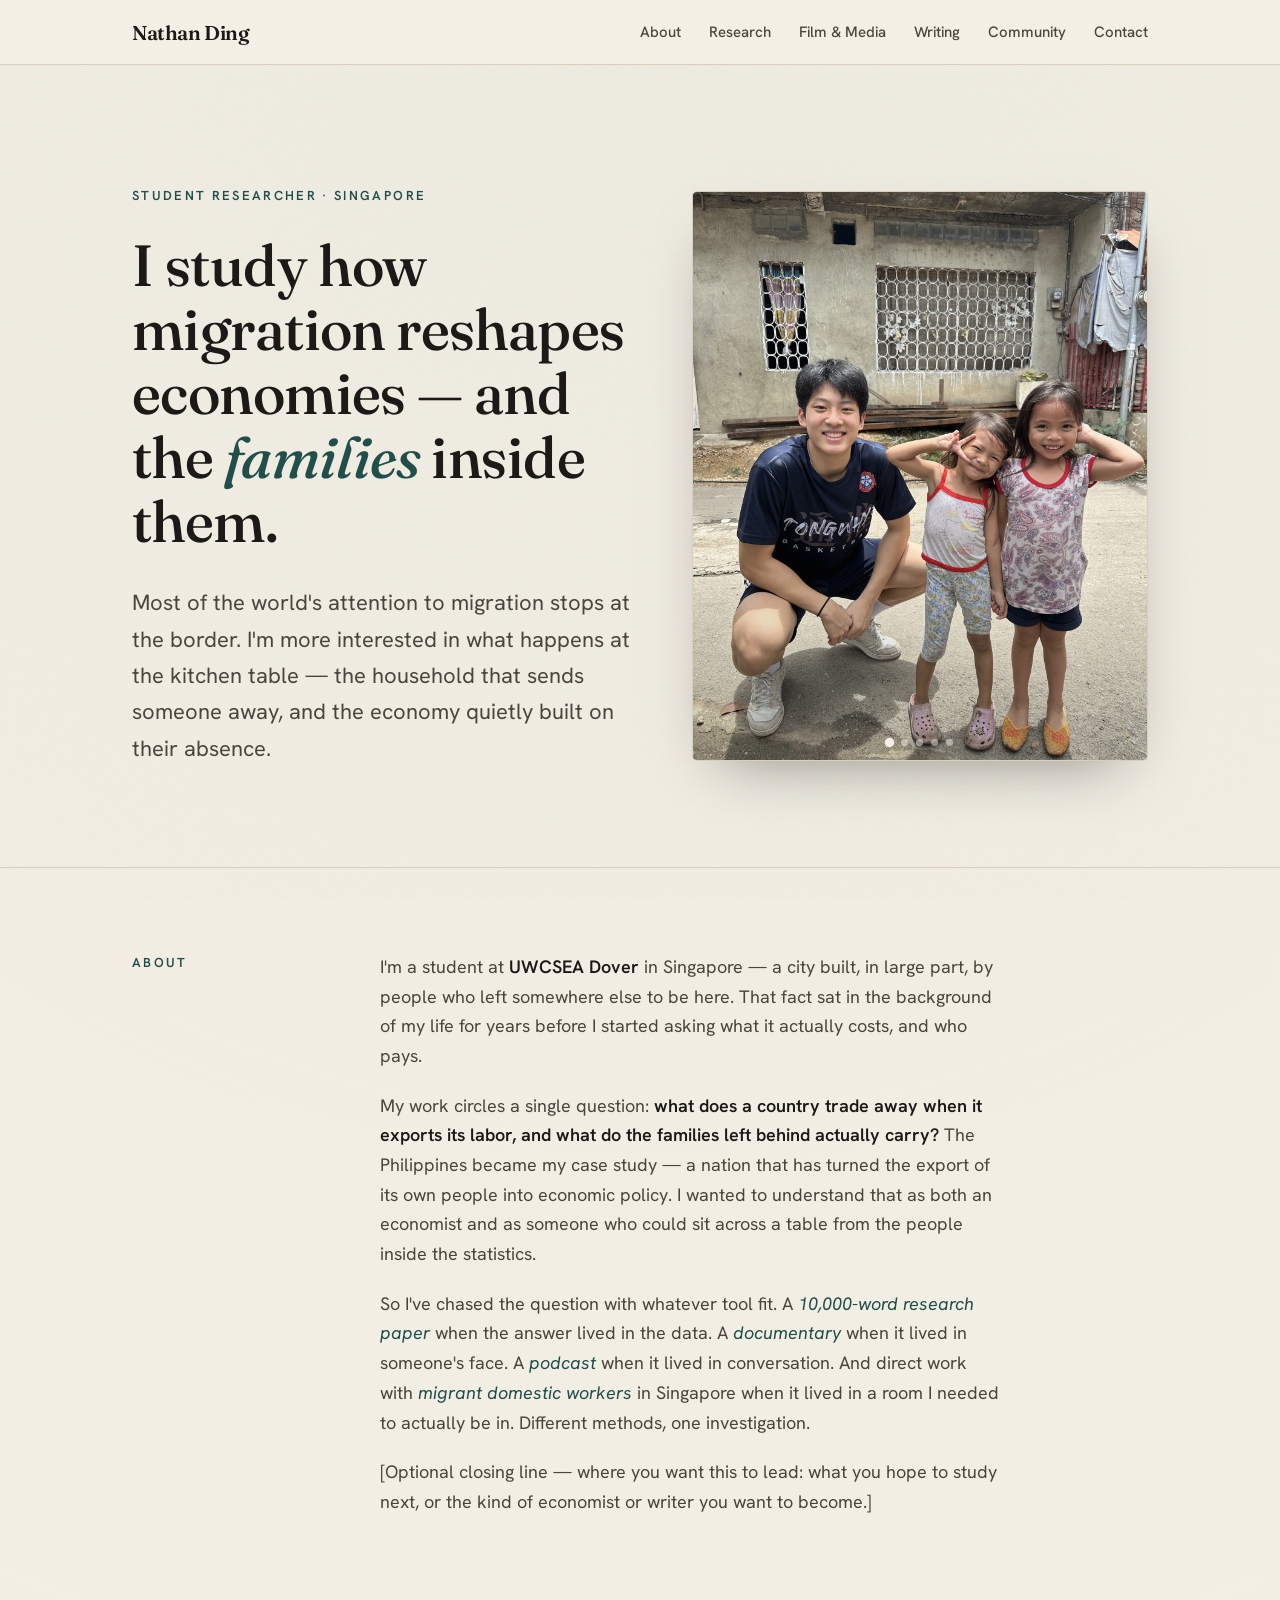
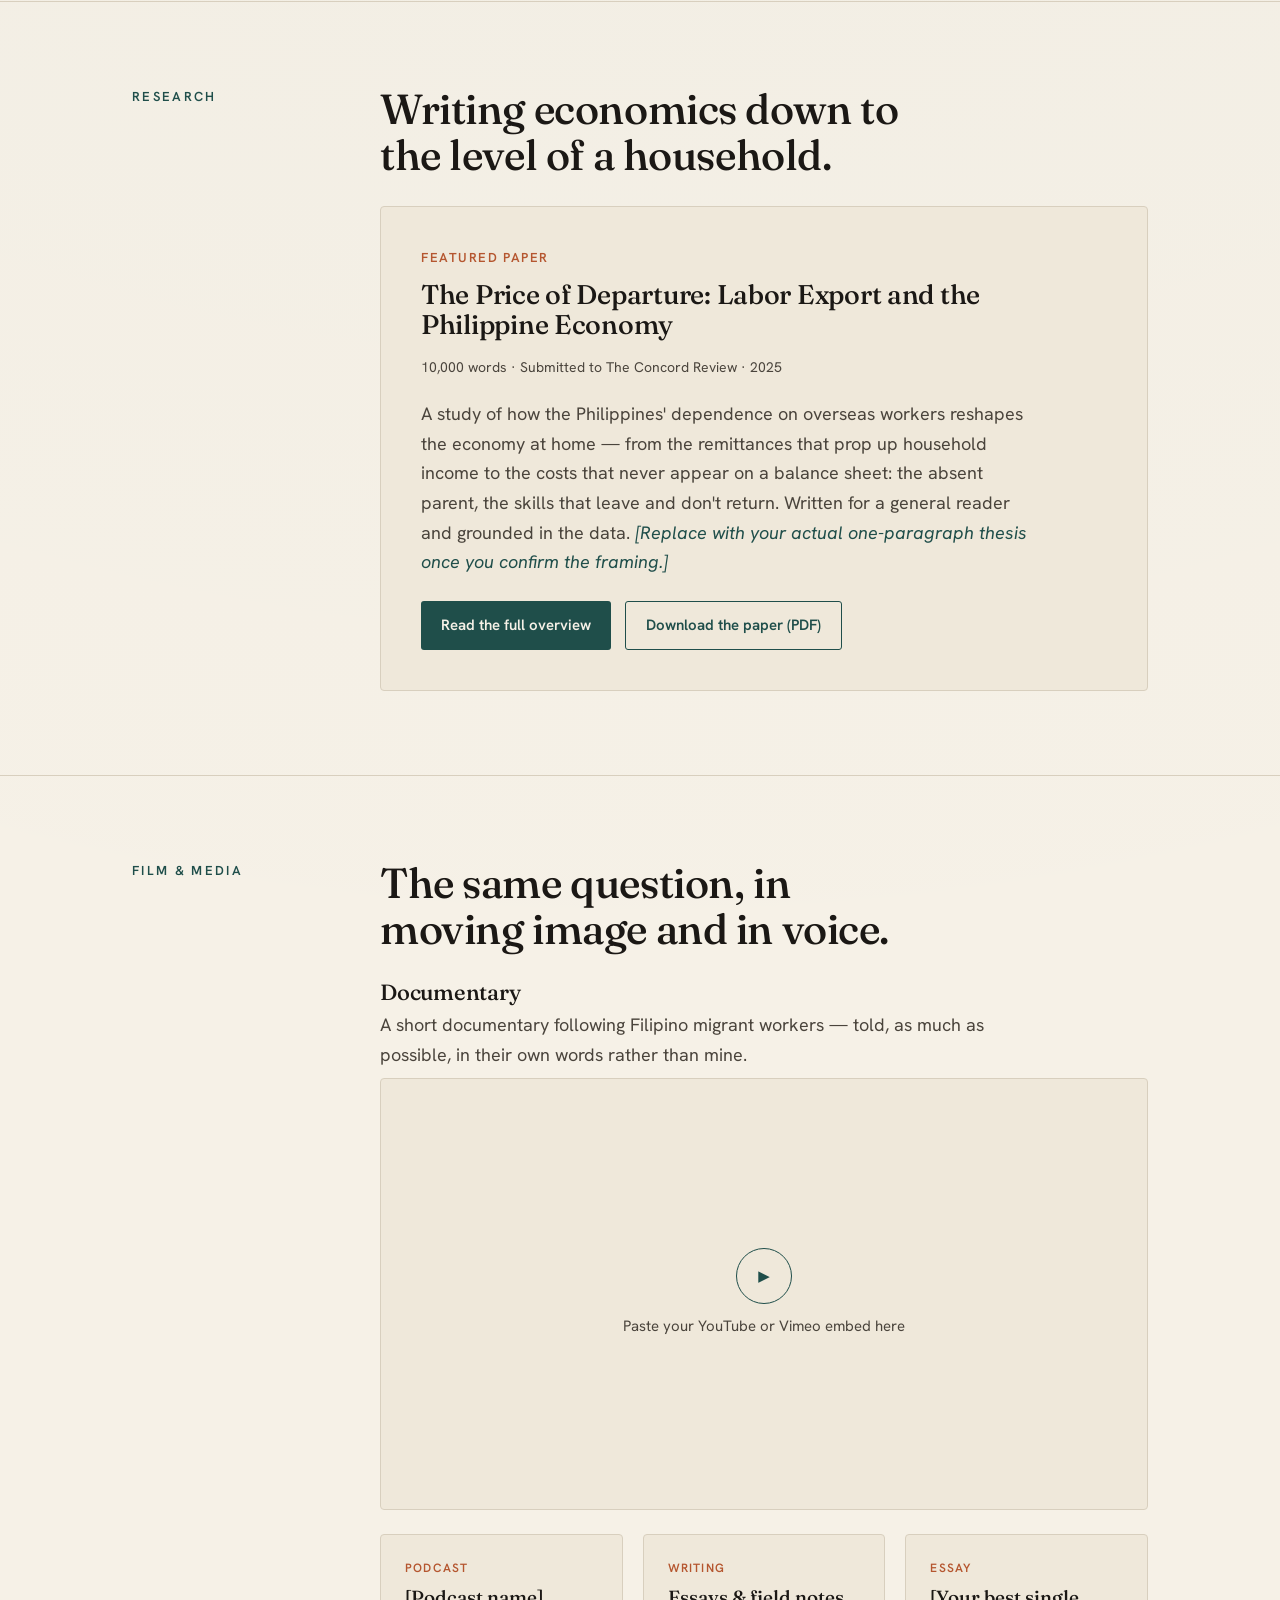
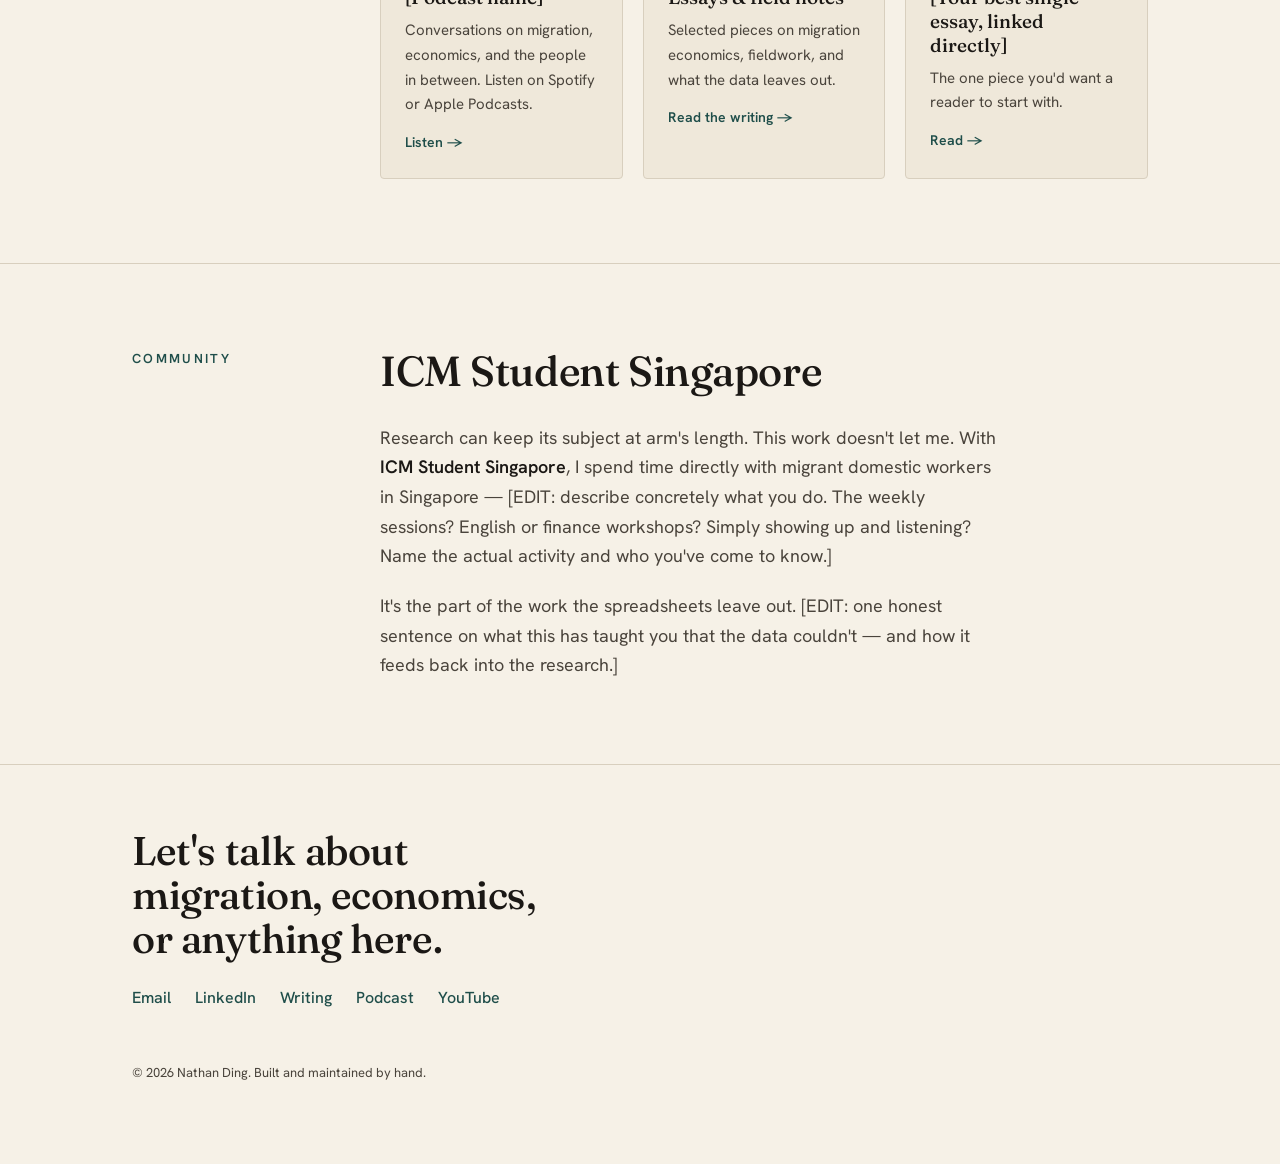
<file: index.html>
<!DOCTYPE html>
<html lang="en">
<head>
<meta charset="UTF-8">
<meta name="viewport" content="width=device-width, initial-scale=1.0">
<title>Nathan Ding — Migration Economics</title>
<meta name="description" content="Student researcher studying migration economics and the human texture of labor export.">
<link rel="preconnect" href="https://fonts.googleapis.com">
<link rel="preconnect" href="https://fonts.gstatic.com" crossorigin>
<link href="https://fonts.googleapis.com/css2?family=Fraunces:ital,opsz,wght@0,9..144,400;0,9..144,500;0,9..144,600;1,9..144,400&family=Hanken+Grotesk:wght@400;500;600&display=swap" rel="stylesheet">
<link rel="stylesheet" href="styles.css">
</head>
<body>

<nav>
  <div class="wrap">
    <a class="brand" href="index.html">Nathan Ding</a>
    <div class="navlinks">
      <a href="#about">About</a>
      <a href="paper.html">Research</a>
      <a href="#media">Film &amp; Media</a>
      <a href="writing.html">Writing</a>
      <a href="#community">Community</a>
      <a href="#contact">Contact</a>
    </div>
  </div>
</nav>

<!-- ===================== HERO ===================== -->
<header class="hero" id="top">
  <div class="wrap hero-grid">
    <div>
      <div class="eyebrow reveal d1">Student Researcher &middot; Singapore</div>
      <h1 class="reveal d2">I study how migration reshapes economies &mdash; and the <em>families</em> inside them.</h1>
      <p class="lead reveal d3">
        Most of the world's attention to migration stops at the border. I'm more
        interested in what happens at the kitchen table &mdash; the household that sends
        someone away, and the economy quietly built on their absence.
      </p>
    </div>

    <!-- ROTATING SLIDESHOW. To add/remove a photo: add or delete an <img> line.
         The first image needs class="is-active"; the script handles the rest.
         EDIT the alt="" text to accurately describe each photo. -->
    <div class="slideshow reveal d3" id="slideshow" role="group" aria-label="Photos from fieldwork and community work">
      <img src="photo-1.jpg" class="is-active" alt="Nathan with two young children outside a home during fieldwork in the Philippines">
      <img src="photo-2.jpg" alt="Nathan presenting at an ICM Students Singapore session">
      <img src="photo-3.jpg" alt="Nathan sitting with community members during fieldwork">
      <img src="photo-5.jpg" alt="A gathering with community members and donated supplies">
      <img src="photo-6.jpg" alt="The ICM Students Singapore team after a session">
      <div class="slide-dots" id="slideDots"></div>
    </div>
  </div>
</header>

<!-- ===================== ABOUT ===================== -->
<!-- FIRST-PASS COPY: written in a plausible voice. Make it TRUE to Nathan's
     actual story before publishing, especially the biographical specifics. -->
<section id="about">
  <div class="wrap split">
    <div class="sec-label">About</div>
    <div class="prose">
      <p>
        I'm a student at <strong>UWCSEA Dover</strong> in Singapore &mdash; a city built,
        in large part, by people who left somewhere else to be here. That fact sat
        in the background of my life for years before I started asking what it
        actually costs, and who pays.
      </p>
      <p>
        My work circles a single question: <strong>what does a country trade away
        when it exports its labor, and what do the families left behind actually
        carry?</strong> The Philippines became my case study &mdash; a nation that has
        turned the export of its own people into economic policy. I wanted to
        understand that as both an economist and as someone who could sit across a
        table from the people inside the statistics.
      </p>
      <p>
        So I've chased the question with whatever tool fit. A <em>10,000-word
        research paper</em> when the answer lived in the data. A <em>documentary</em>
        when it lived in someone's face. A <em>podcast</em> when it lived in
        conversation. And direct work with <em>migrant domestic workers</em> in
        Singapore when it lived in a room I needed to actually be in. Different
        methods, one investigation.
      </p>
      <p>
        [Optional closing line &mdash; where you want this to lead: what you hope to study
        next, or the kind of economist or writer you want to become.]
      </p>
    </div>
  </div>
</section>

<!-- ===================== RESEARCH ===================== -->
<section id="research">
  <div class="wrap split">
    <div class="sec-label">Research</div>
    <div>
      <h2 class="sec-title">Writing economics down to the level of a household.</h2>
      <div class="feature">
        <div class="kicker">Featured Paper</div>
        <h3>The Price of Departure: Labor Export and the Philippine Economy</h3>
        <div class="meta">10,000 words &middot; Submitted to The Concord Review &middot; 2025</div>
        <div class="prose" style="margin-bottom:24px;">
          <p>
            A study of how the Philippines' dependence on overseas workers reshapes
            the economy at home &mdash; from the remittances that prop up household income
            to the costs that never appear on a balance sheet: the absent parent, the
            skills that leave and don't return. Written for a general reader and
            grounded in the data. <em>[Replace with your actual one-paragraph thesis
            once you confirm the framing.]</em>
          </p>
        </div>
        <div class="btn-row">
          <a class="btn" href="paper.html">Read the full overview</a>
          <a class="btn ghost" href="#">Download the paper (PDF)</a>
        </div>
      </div>
    </div>
  </div>
</section>

<!-- ===================== FILM & MEDIA ===================== -->
<section id="media">
  <div class="wrap split">
    <div class="sec-label">Film &amp; Media</div>
    <div>
      <h2 class="sec-title">The same question, in moving image and in voice.</h2>

      <h3 style="font-size:22px;margin:8px 0 6px;">Documentary</h3>
      <p class="prose" style="margin-bottom:8px;">
        A short documentary following Filipino migrant workers &mdash; told, as much as
        possible, in their own words rather than mine.
      </p>
      <div class="video-frame">
        <!-- TO EMBED: replace this placeholder with your YouTube/Vimeo iframe -->
        <div class="video-placeholder">
          <div class="play">&#9654;</div>
          <div>Paste your YouTube or Vimeo embed here</div>
        </div>
      </div>

      <div class="cards">
        <a class="card" href="#">
          <div class="tag">Podcast</div>
          <h4>[Podcast name]</h4>
          <p>Conversations on migration, economics, and the people in between. Listen on Spotify or Apple Podcasts.</p>
          <div class="arrow">Listen &rarr;</div>
        </a>
        <a class="card" href="writing.html">
          <div class="tag">Writing</div>
          <h4>Essays &amp; field notes</h4>
          <p>Selected pieces on migration economics, fieldwork, and what the data leaves out.</p>
          <div class="arrow">Read the writing &rarr;</div>
        </a>
        <a class="card" href="#">
          <div class="tag">Essay</div>
          <h4>[Your best single essay, linked directly]</h4>
          <p>The one piece you'd want a reader to start with.</p>
          <div class="arrow">Read &rarr;</div>
        </a>
      </div>
    </div>
  </div>
</section>

<!-- ===================== COMMUNITY ===================== -->
<section id="community">
  <div class="wrap split">
    <div class="sec-label">Community</div>
    <div class="prose">
      <h2 class="sec-title" style="color:var(--ink);">ICM Student Singapore</h2>
      <p>
        Research can keep its subject at arm's length. This work doesn't let me.
        With <strong>ICM Student Singapore</strong>, I spend time directly with
        migrant domestic workers in Singapore &mdash; [EDIT: describe concretely what you
        do. The weekly sessions? English or finance workshops? Simply showing up and
        listening? Name the actual activity and who you've come to know.]
      </p>
      <p>
        It's the part of the work the spreadsheets leave out. [EDIT: one honest
        sentence on what this has taught you that the data couldn't &mdash; and how it
        feeds back into the research.]
      </p>
    </div>
  </div>
</section>

<!-- ===================== FOOTER ===================== -->
<footer id="contact">
  <div class="wrap">
    <h2>Let's talk about migration, economics, or anything here.</h2>
    <div class="foot-links">
      <a href="mailto:hello@example.com">Email</a>
      <a href="#">LinkedIn</a>
      <a href="writing.html">Writing</a>
      <a href="#">Podcast</a>
      <a href="#">YouTube</a>
    </div>
    <div class="colophon">&copy; <span id="year"></span> Nathan Ding. Built and maintained by hand.</div>
  </div>
</footer>

<script>
  document.getElementById('year').textContent = new Date().getFullYear();

  // ----- Hero slideshow -----
  (function(){
    var show = document.getElementById('slideshow');
    if(!show) return;
    var imgs = [].slice.call(show.querySelectorAll('img'));
    var dotsWrap = document.getElementById('slideDots');
    var i = 0, timer = null;
    var reduce = window.matchMedia && window.matchMedia('(prefers-reduced-motion: reduce)').matches;

    imgs.forEach(function(_, idx){
      var b = document.createElement('button');
      b.setAttribute('aria-label', 'Show photo ' + (idx + 1));
      if(idx === 0) b.className = 'is-active';
      b.addEventListener('click', function(){ go(idx); restart(); });
      dotsWrap.appendChild(b);
    });
    var dots = [].slice.call(dotsWrap.children);

    function go(n){
      imgs[i].classList.remove('is-active'); dots[i].classList.remove('is-active');
      i = n;
      imgs[i].classList.add('is-active'); dots[i].classList.add('is-active');
    }
    function next(){ go((i + 1) % imgs.length); }
    function start(){ if(!reduce) timer = setInterval(next, 4500); }
    function restart(){ clearInterval(timer); start(); }
    start();
  })();
</script>
</body>
</html>
</file>
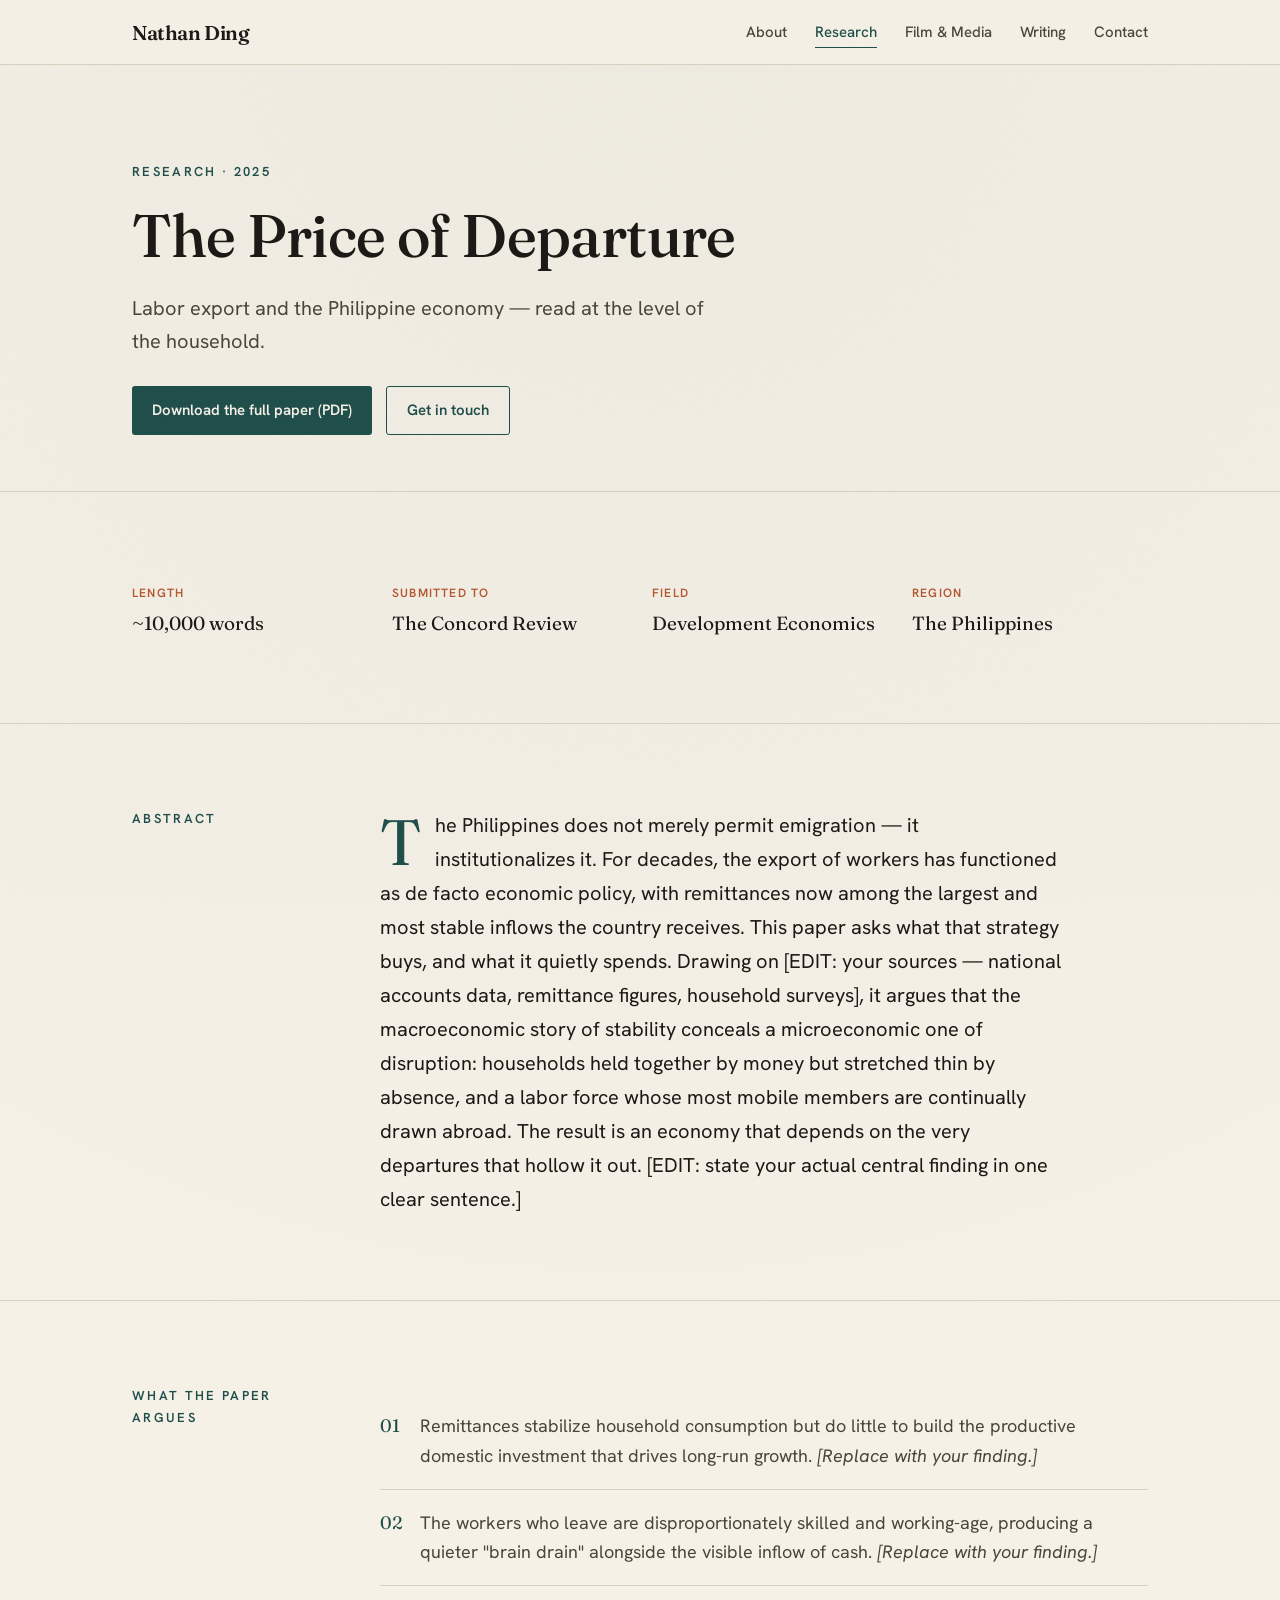
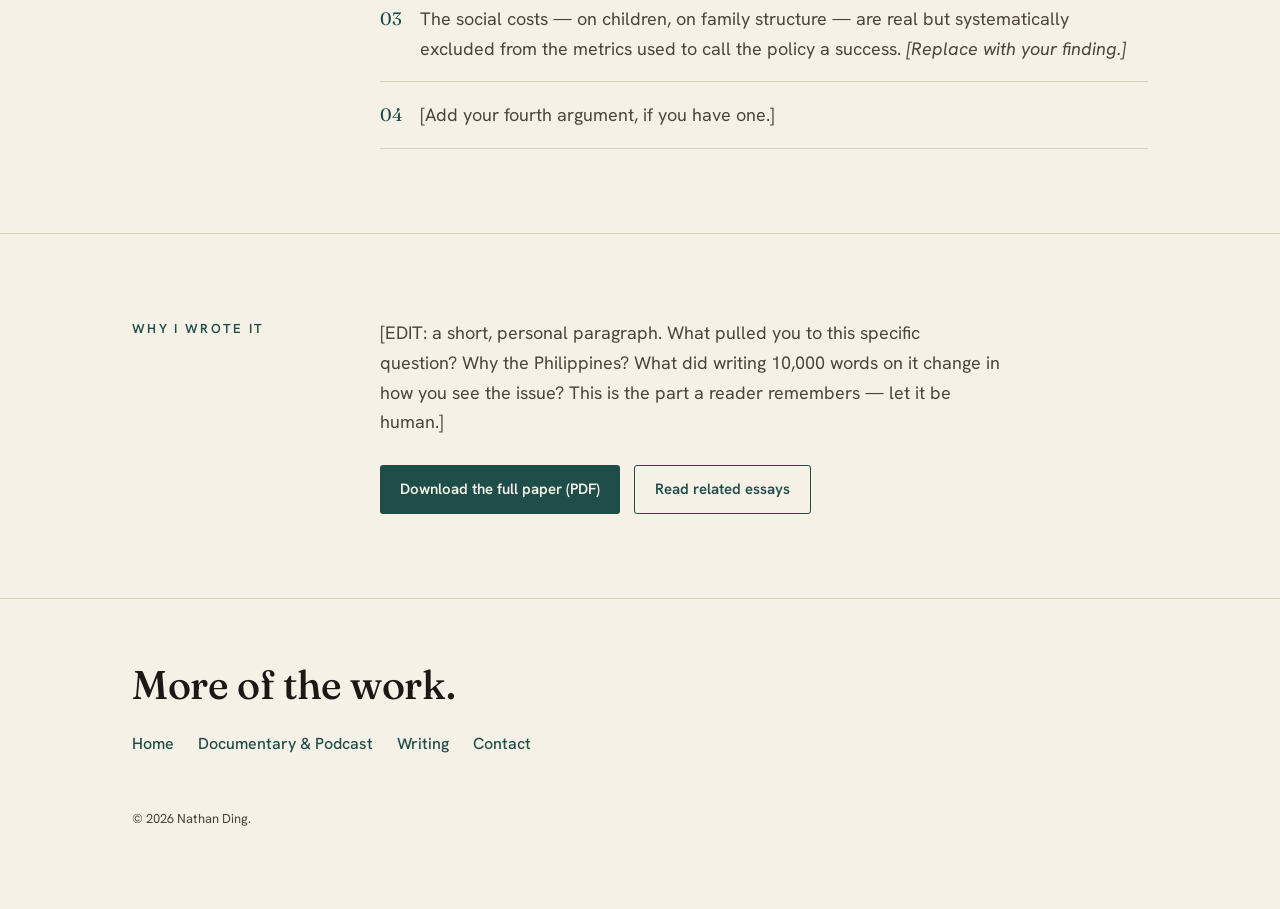
<file: paper.html>
<!DOCTYPE html>
<html lang="en">
<head>
<meta charset="UTF-8">
<meta name="viewport" content="width=device-width, initial-scale=1.0">
<title>The Price of Departure — Nathan Ding</title>
<meta name="description" content="A study of how labor export reshapes the Philippine economy at the level of the household.">
<link rel="preconnect" href="https://fonts.googleapis.com">
<link rel="preconnect" href="https://fonts.gstatic.com" crossorigin>
<link href="https://fonts.googleapis.com/css2?family=Fraunces:ital,opsz,wght@0,9..144,400;0,9..144,500;0,9..144,600;1,9..144,400&family=Hanken+Grotesk:wght@400;500;600&display=swap" rel="stylesheet">
<link rel="stylesheet" href="styles.css">
</head>
<body>

<nav>
  <div class="wrap">
    <a class="brand" href="index.html">Nathan Ding</a>
    <div class="navlinks">
      <a href="index.html#about">About</a>
      <a href="paper.html" class="active">Research</a>
      <a href="index.html#media">Film &amp; Media</a>
      <a href="writing.html">Writing</a>
      <a href="index.html#contact">Contact</a>
    </div>
  </div>
</nav>

<header class="page-head">
  <div class="wrap">
    <div class="eyebrow reveal d1">Research · 2025</div>
    <!-- EDIT: confirm real title -->
    <h1 class="reveal d2">The Price of Departure</h1>
    <p class="lead reveal d3">Labor export and the Philippine economy — read at the level of the household.</p>
    <div class="btn-row reveal d3" style="margin-top:28px;">
      <!-- EDIT: point href to your PDF, e.g. paper.pdf -->
      <a class="btn" href="#">Download the full paper (PDF)</a>
      <a class="btn ghost" href="index.html#contact">Get in touch</a>
    </div>
  </div>
</header>

<!-- ===================== AT A GLANCE ===================== -->
<section>
  <div class="wrap">
    <div class="meta-grid">
      <div class="item"><div class="k">Length</div><div class="v">~10,000 words</div></div>
      <div class="item"><div class="k">Submitted to</div><div class="v">The Concord Review</div></div>
      <div class="item"><div class="k">Field</div><div class="v">Development Economics</div></div>
      <div class="item"><div class="k">Region</div><div class="v">The Philippines</div></div>
    </div>
  </div>
</section>

<!-- ===================== ABSTRACT ===================== -->
<section>
  <div class="wrap split">
    <div class="sec-label">Abstract</div>
    <div>
      <!-- FIRST-PASS COPY: rewrite to match the paper's ACTUAL argument and findings.
           Don't publish specific numbers here unless they're from your paper. -->
      <p class="abstract">
        The Philippines does not merely permit emigration — it institutionalizes it.
        For decades, the export of workers has functioned as de facto economic
        policy, with remittances now among the largest and most stable inflows the
        country receives. This paper asks what that strategy buys, and what it
        quietly spends. Drawing on [EDIT: your sources — national accounts data,
        remittance figures, household surveys], it argues that the macroeconomic
        story of stability conceals a microeconomic one of disruption: households
        held together by money but stretched thin by absence, and a labor force whose
        most mobile members are continually drawn abroad. The result is an economy
        that depends on the very departures that hollow it out. [EDIT: state your
        actual central finding in one clear sentence.]
      </p>
    </div>
  </div>
</section>

<!-- ===================== KEY FINDINGS ===================== -->
<section>
  <div class="wrap split">
    <div class="sec-label">What the paper argues</div>
    <div>
      <!-- EDIT each line to your real findings. Keep them concrete and specific. -->
      <ol class="findings">
        <li>Remittances stabilize household consumption but do little to build the productive domestic investment that drives long-run growth. <em>[Replace with your finding.]</em></li>
        <li>The workers who leave are disproportionately skilled and working-age, producing a quieter "brain drain" alongside the visible inflow of cash. <em>[Replace with your finding.]</em></li>
        <li>The social costs — on children, on family structure — are real but systematically excluded from the metrics used to call the policy a success. <em>[Replace with your finding.]</em></li>
        <li>[Add your fourth argument, if you have one.]</li>
      </ol>
    </div>
  </div>
</section>

<!-- ===================== WHY IT MATTERS / NOTE ===================== -->
<section>
  <div class="wrap split">
    <div class="sec-label">Why I wrote it</div>
    <div class="prose">
      <p>
        [EDIT: a short, personal paragraph. What pulled you to this specific question?
        Why the Philippines? What did writing 10,000 words on it change in how you
        see the issue? This is the part a reader remembers — let it be human.]
      </p>
      <div class="btn-row" style="margin-top:28px;">
        <a class="btn" href="#">Download the full paper (PDF)</a>
        <a class="btn ghost" href="writing.html">Read related essays</a>
      </div>
    </div>
  </div>
</section>

<footer>
  <div class="wrap">
    <h2>More of the work.</h2>
    <div class="foot-links">
      <a href="index.html">Home</a>
      <a href="index.html#media">Documentary &amp; Podcast</a>
      <a href="writing.html">Writing</a>
      <a href="index.html#contact">Contact</a>
    </div>
    <div class="colophon">&copy; <span id="year"></span> Nathan Ding.</div>
  </div>
</footer>

<script>document.getElementById('year').textContent = new Date().getFullYear();</script>
</body>
</html>
</file>
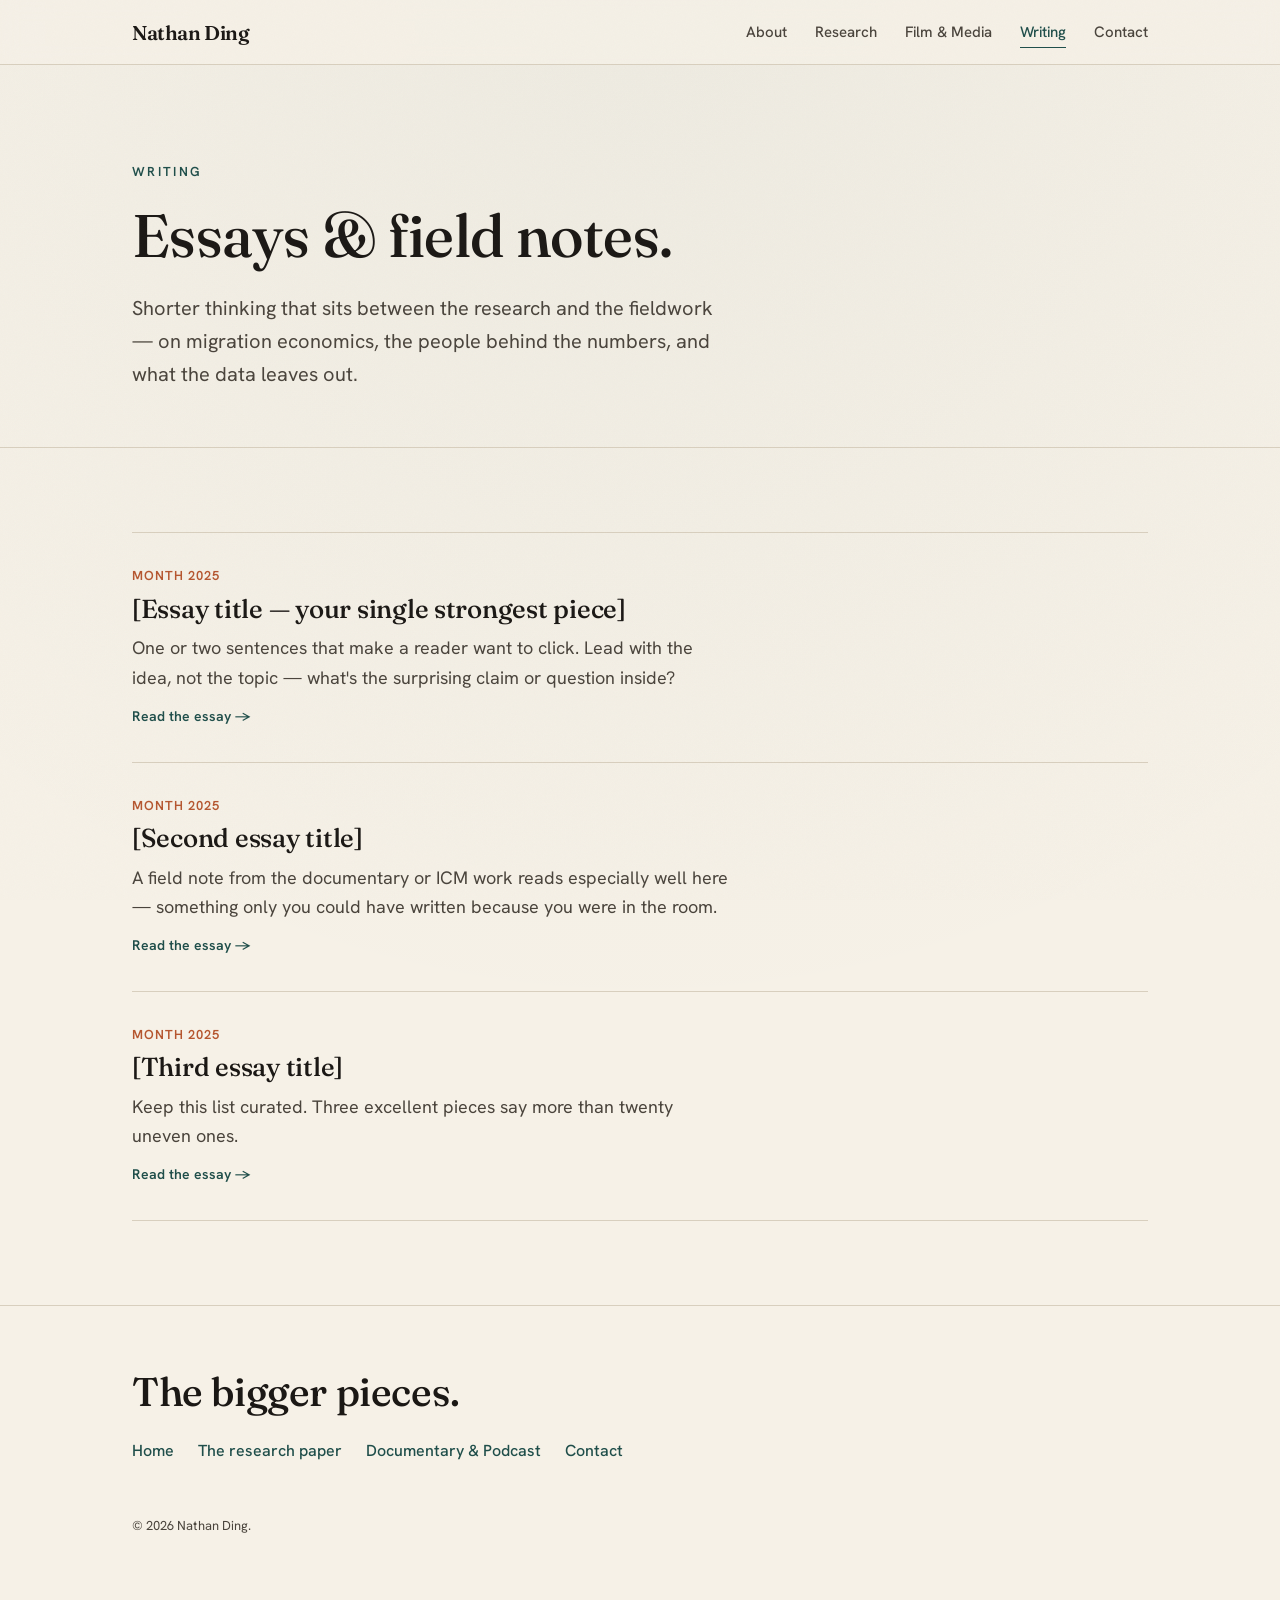
<file: writing.html>
<!DOCTYPE html>
<html lang="en">
<head>
<meta charset="UTF-8">
<meta name="viewport" content="width=device-width, initial-scale=1.0">
<title>Writing — Nathan Ding</title>
<meta name="description" content="Essays and field notes on migration economics, fieldwork, and what the data leaves out.">
<link rel="preconnect" href="https://fonts.googleapis.com">
<link rel="preconnect" href="https://fonts.gstatic.com" crossorigin>
<link href="https://fonts.googleapis.com/css2?family=Fraunces:ital,opsz,wght@0,9..144,400;0,9..144,500;0,9..144,600;1,9..144,400&family=Hanken+Grotesk:wght@400;500;600&display=swap" rel="stylesheet">
<link rel="stylesheet" href="styles.css">
</head>
<body>

<nav>
  <div class="wrap">
    <a class="brand" href="index.html">Nathan Ding</a>
    <div class="navlinks">
      <a href="index.html#about">About</a>
      <a href="paper.html">Research</a>
      <a href="index.html#media">Film &amp; Media</a>
      <a href="writing.html" class="active">Writing</a>
      <a href="index.html#contact">Contact</a>
    </div>
  </div>
</nav>

<header class="page-head">
  <div class="wrap">
    <div class="eyebrow reveal d1">Writing</div>
    <h1 class="reveal d2">Essays &amp; field notes.</h1>
    <p class="lead reveal d3">
      Shorter thinking that sits between the research and the fieldwork — on
      migration economics, the people behind the numbers, and what the data
      leaves out.
    </p>
  </div>
</header>

<section>
  <div class="wrap">
    <!-- HOW TO USE THIS PAGE:
         Each <a class="entry"> below is one essay. Duplicate a block to add a post,
         set the href to the live article (Substack/Medium/your own page), and curate
         to your strongest few rather than dumping the entire feed. -->

    <!-- EDIT each entry: date, title, blurb, link -->
    <a class="entry" href="#">
      <div class="date">Month 2025</div>
      <h3>[Essay title — your single strongest piece]</h3>
      <p>One or two sentences that make a reader want to click. Lead with the idea,
        not the topic — what's the surprising claim or question inside?</p>
      <span class="arrow">Read the essay &rarr;</span>
    </a>

    <a class="entry" href="#">
      <div class="date">Month 2025</div>
      <h3>[Second essay title]</h3>
      <p>A field note from the documentary or ICM work reads especially well here —
        something only you could have written because you were in the room.</p>
      <span class="arrow">Read the essay &rarr;</span>
    </a>

    <a class="entry" href="#">
      <div class="date">Month 2025</div>
      <h3>[Third essay title]</h3>
      <p>Keep this list curated. Three excellent pieces say more than twenty
        uneven ones.</p>
      <span class="arrow">Read the essay &rarr;</span>
    </a>
  </div>
</section>

<footer>
  <div class="wrap">
    <h2>The bigger pieces.</h2>
    <div class="foot-links">
      <a href="index.html">Home</a>
      <a href="paper.html">The research paper</a>
      <a href="index.html#media">Documentary &amp; Podcast</a>
      <a href="index.html#contact">Contact</a>
    </div>
    <div class="colophon">&copy; <span id="year"></span> Nathan Ding.</div>
  </div>
</footer>

<script>document.getElementById('year').textContent = new Date().getFullYear();</script>
</body>
</html>
</file>
<file: styles.css>
/* ============================================================
   SHARED STYLES — edit the theme here once, applies to every page
   ============================================================ */
:root{
  --paper:      #F6F1E7;   /* warm background */
  --paper-2:    #EFE8DA;   /* slightly deeper panel */
  --ink:        #1B1815;   /* near-black text */
  --ink-soft:   #4A443C;   /* secondary text */
  --line:       #D8CFBE;   /* hairlines / borders */
  --accent:     #1F4E4A;   /* deep teal — the one accent color */
  --accent-2:   #B5562F;   /* clay, used very sparingly */
  --maxw:       1080px;
}

*{ box-sizing:border-box; margin:0; padding:0; }
html{ scroll-behavior:smooth; }

body{
  background:var(--paper);
  color:var(--ink);
  font-family:"Hanken Grotesk", system-ui, sans-serif;
  font-size:18px;
  line-height:1.65;
  -webkit-font-smoothing:antialiased;
  background-image:radial-gradient(circle at 50% 0%, rgba(31,78,74,0.04), transparent 60%);
}

/* faint film-grain overlay */
body::before{
  content:""; position:fixed; inset:0; pointer-events:none; z-index:9999; opacity:0.025;
  background-image:url("data:image/svg+xml,%3Csvg xmlns='http://www.w3.org/2000/svg' width='120' height='120'%3E%3Cfilter id='n'%3E%3CfeTurbulence type='fractalNoise' baseFrequency='0.9' numOctaves='3'/%3E%3C/filter%3E%3Crect width='100%25' height='100%25' filter='url(%23n)'/%3E%3C/svg%3E");
}

h1,h2,h3{ font-family:"Fraunces", Georgia, serif; font-weight:500; line-height:1.1; letter-spacing:-0.01em; }
a{ color:inherit; text-decoration:none; }
.wrap{ max-width:var(--maxw); margin:0 auto; padding:0 32px; }

/* ---------- NAV ---------- */
nav{
  position:sticky; top:0; z-index:100;
  background:rgba(246,241,231,0.82); backdrop-filter:blur(8px);
  border-bottom:1px solid var(--line);
}
nav .wrap{ display:flex; align-items:center; justify-content:space-between; height:64px; }
.brand{ font-family:"Fraunces", serif; font-size:20px; font-weight:600; letter-spacing:-0.02em; }
.navlinks{ display:flex; gap:28px; font-size:15px; font-weight:500; }
.navlinks a{ color:var(--ink-soft); position:relative; transition:color .2s; }
.navlinks a:hover, .navlinks a.active{ color:var(--accent); }
.navlinks a::after{ content:""; position:absolute; left:0; bottom:-4px; width:0; height:1.5px; background:var(--accent); transition:width .25s ease; }
.navlinks a:hover::after, .navlinks a.active::after{ width:100%; }
@media(max-width:680px){ .navlinks{ gap:18px; font-size:14px; } }

/* ---------- HERO ---------- */
header.hero{ padding:120px 0 100px; }
.hero .eyebrow{ font-size:13px; letter-spacing:0.18em; text-transform:uppercase; color:var(--accent); font-weight:600; margin-bottom:28px; }
.hero h1{ font-size:clamp(40px, 7vw, 78px); max-width:15ch; margin-bottom:32px; }
.hero h1 em{ font-style:italic; color:var(--accent); }
.hero p.lead{ font-size:clamp(18px,2.2vw,22px); max-width:52ch; color:var(--ink-soft); }

/* page-header (interior pages) */
header.page-head{ padding:96px 0 56px; }
header.page-head .eyebrow{ font-size:13px; letter-spacing:0.18em; text-transform:uppercase; color:var(--accent); font-weight:600; margin-bottom:20px; }
header.page-head h1{ font-size:clamp(34px,6vw,60px); max-width:18ch; margin-bottom:24px; }
header.page-head p.lead{ font-size:clamp(17px,2vw,20px); max-width:54ch; color:var(--ink-soft); }

/* staggered load */
.reveal{ opacity:0; transform:translateY(16px); animation:rise .8s cubic-bezier(.2,.7,.2,1) forwards; }
.reveal.d1{ animation-delay:.05s; } .reveal.d2{ animation-delay:.18s; } .reveal.d3{ animation-delay:.31s; }
@keyframes rise{ to{ opacity:1; transform:none; } }

/* ---------- SECTIONS ---------- */
section{ padding:84px 0; border-top:1px solid var(--line); }
.sec-label{ font-size:13px; letter-spacing:0.18em; text-transform:uppercase; color:var(--accent); font-weight:600; margin-bottom:18px; }
.sec-title{ font-size:clamp(28px,4vw,42px); margin-bottom:28px; max-width:20ch; }
.prose{ max-width:62ch; color:var(--ink-soft); }
.prose p + p{ margin-top:20px; }
.prose strong{ color:var(--ink); font-weight:600; }
.prose em{ color:var(--accent); font-style:italic; }
.split{ display:grid; grid-template-columns:200px 1fr; gap:48px; align-items:start; }
@media(max-width:760px){ .split{ grid-template-columns:1fr; gap:16px; } }

/* ---------- FEATURE CARD ---------- */
.feature{ background:var(--paper-2); border:1px solid var(--line); border-radius:4px; padding:40px; margin-top:8px; }
.feature .kicker{ font-size:13px; letter-spacing:0.12em; text-transform:uppercase; color:var(--accent-2); font-weight:600; }
.feature h3{ font-size:27px; margin:12px 0 16px; }
.feature .meta{ font-size:14px; color:var(--ink-soft); margin-bottom:20px; }

/* ---------- BUTTONS ---------- */
.btn{ display:inline-flex; align-items:center; gap:8px; font-weight:600; font-size:15px; color:var(--paper); background:var(--accent); padding:11px 20px; border-radius:3px; transition:transform .15s, background .2s; }
.btn:hover{ background:#163a37; transform:translateY(-1px); }
.btn.ghost{ background:transparent; color:var(--accent); border:1px solid var(--accent); }
.btn.ghost:hover{ background:var(--accent); color:var(--paper); }
.btn-row{ display:flex; gap:14px; flex-wrap:wrap; }

/* ---------- VIDEO ---------- */
.video-frame{ position:relative; width:100%; aspect-ratio:16/9; background:var(--paper-2); border:1px solid var(--line); border-radius:4px; overflow:hidden; margin:8px 0 16px; }
.video-frame iframe{ position:absolute; inset:0; width:100%; height:100%; border:0; }
.video-placeholder{ position:absolute; inset:0; display:flex; flex-direction:column; align-items:center; justify-content:center; gap:10px; color:var(--ink-soft); text-align:center; padding:24px; font-size:15px; }
.video-placeholder .play{ width:56px; height:56px; border-radius:50%; border:1.5px solid var(--accent); display:flex; align-items:center; justify-content:center; color:var(--accent); }

/* ---------- CARDS ---------- */
.cards{ display:grid; grid-template-columns:repeat(auto-fit, minmax(240px,1fr)); gap:20px; margin-top:24px; }
.card{ background:var(--paper-2); border:1px solid var(--line); border-radius:4px; padding:24px; transition:transform .18s, border-color .2s; }
.card:hover{ transform:translateY(-3px); border-color:var(--accent); }
.card .tag{ font-size:12px; letter-spacing:0.1em; text-transform:uppercase; color:var(--accent-2); font-weight:600; }
.card h4{ font-family:"Fraunces",serif; font-size:19px; font-weight:500; margin:8px 0 8px; line-height:1.25; }
.card p{ font-size:15px; color:var(--ink-soft); }
.card .arrow{ margin-top:14px; font-size:14px; font-weight:600; color:var(--accent); }

/* ---------- WRITING LIST (essay index) ---------- */
.entry{ display:block; padding:32px 0; border-top:1px solid var(--line); transition:padding-left .2s; }
.entry:hover{ padding-left:10px; }
.entry:last-child{ border-bottom:1px solid var(--line); }
.entry .date{ font-size:13px; letter-spacing:0.08em; text-transform:uppercase; color:var(--accent-2); font-weight:600; }
.entry h3{ font-size:26px; margin:8px 0 10px; }
.entry p{ color:var(--ink-soft); max-width:60ch; }
.entry .arrow{ margin-top:12px; font-size:14px; font-weight:600; color:var(--accent); display:inline-block; }

/* ---------- PAPER PAGE bits ---------- */
.abstract{ font-size:20px; line-height:1.7; color:var(--ink); max-width:62ch; }
.abstract::first-letter{ font-family:"Fraunces",serif; font-size:64px; float:left; line-height:0.8; padding:8px 14px 0 0; color:var(--accent); }
.findings{ list-style:none; margin-top:8px; }
.findings li{ position:relative; padding:18px 0 18px 40px; border-bottom:1px solid var(--line); color:var(--ink-soft); }
.findings li:before{ content:counter(f,decimal-leading-zero); counter-increment:f; position:absolute; left:0; top:18px; font-family:"Fraunces",serif; color:var(--accent); font-size:18px; }
.findings{ counter-reset:f; }
.meta-grid{ display:grid; grid-template-columns:repeat(auto-fit,minmax(160px,1fr)); gap:24px; margin-top:8px; }
.meta-grid .item .k{ font-size:12px; letter-spacing:0.1em; text-transform:uppercase; color:var(--accent-2); font-weight:600; }
.meta-grid .item .v{ font-family:"Fraunces",serif; font-size:19px; margin-top:4px; }

/* ---------- FOOTER ---------- */
footer{ border-top:1px solid var(--line); padding:64px 0 80px; }
footer h2{ font-size:clamp(26px,4vw,40px); max-width:16ch; margin-bottom:24px; }
.foot-links{ display:flex; gap:24px; flex-wrap:wrap; font-weight:500; font-size:16px; }
.foot-links a{ color:var(--accent); border-bottom:1px solid transparent; padding-bottom:2px; transition:border-color .2s; }
.foot-links a:hover{ border-color:var(--accent); }
.colophon{ margin-top:48px; font-size:13px; color:var(--ink-soft); }

/* ============================================================
   HERO SLIDESHOW (added)
   ============================================================ */
.hero-grid{ display:grid; grid-template-columns:1.05fr 0.95fr; gap:56px; align-items:center; }
@media(max-width:860px){ .hero-grid{ grid-template-columns:1fr; gap:40px; } }
.hero-grid h1{ font-size:clamp(34px,4.6vw,58px); }

.slideshow{
  position:relative; width:100%; aspect-ratio:4/5;
  border-radius:5px; overflow:hidden; border:1px solid var(--line);
  background:var(--paper-2); box-shadow:0 26px 60px -30px rgba(27,24,21,0.5);
}
.slideshow img{
  position:absolute; inset:0; width:100%; height:100%;
  object-fit:cover; opacity:0; transition:opacity 1.4s ease;
}
.slideshow img.is-active{ opacity:1; }
.slideshow::after{ content:""; position:absolute; inset:0; pointer-events:none;
  background:linear-gradient(180deg, transparent 62%, rgba(27,24,21,0.20)); }

.slide-dots{ position:absolute; bottom:14px; left:0; right:0; z-index:2;
  display:flex; gap:8px; justify-content:center; }
.slide-dots button{ width:7px; height:7px; border-radius:50%; border:0; padding:0;
  cursor:pointer; background:rgba(246,241,231,0.5); transition:background .25s, transform .25s; }
.slide-dots button.is-active{ background:var(--paper); transform:scale(1.35); }

@media(prefers-reduced-motion:reduce){ .slideshow img{ transition:none; } }
</file>
